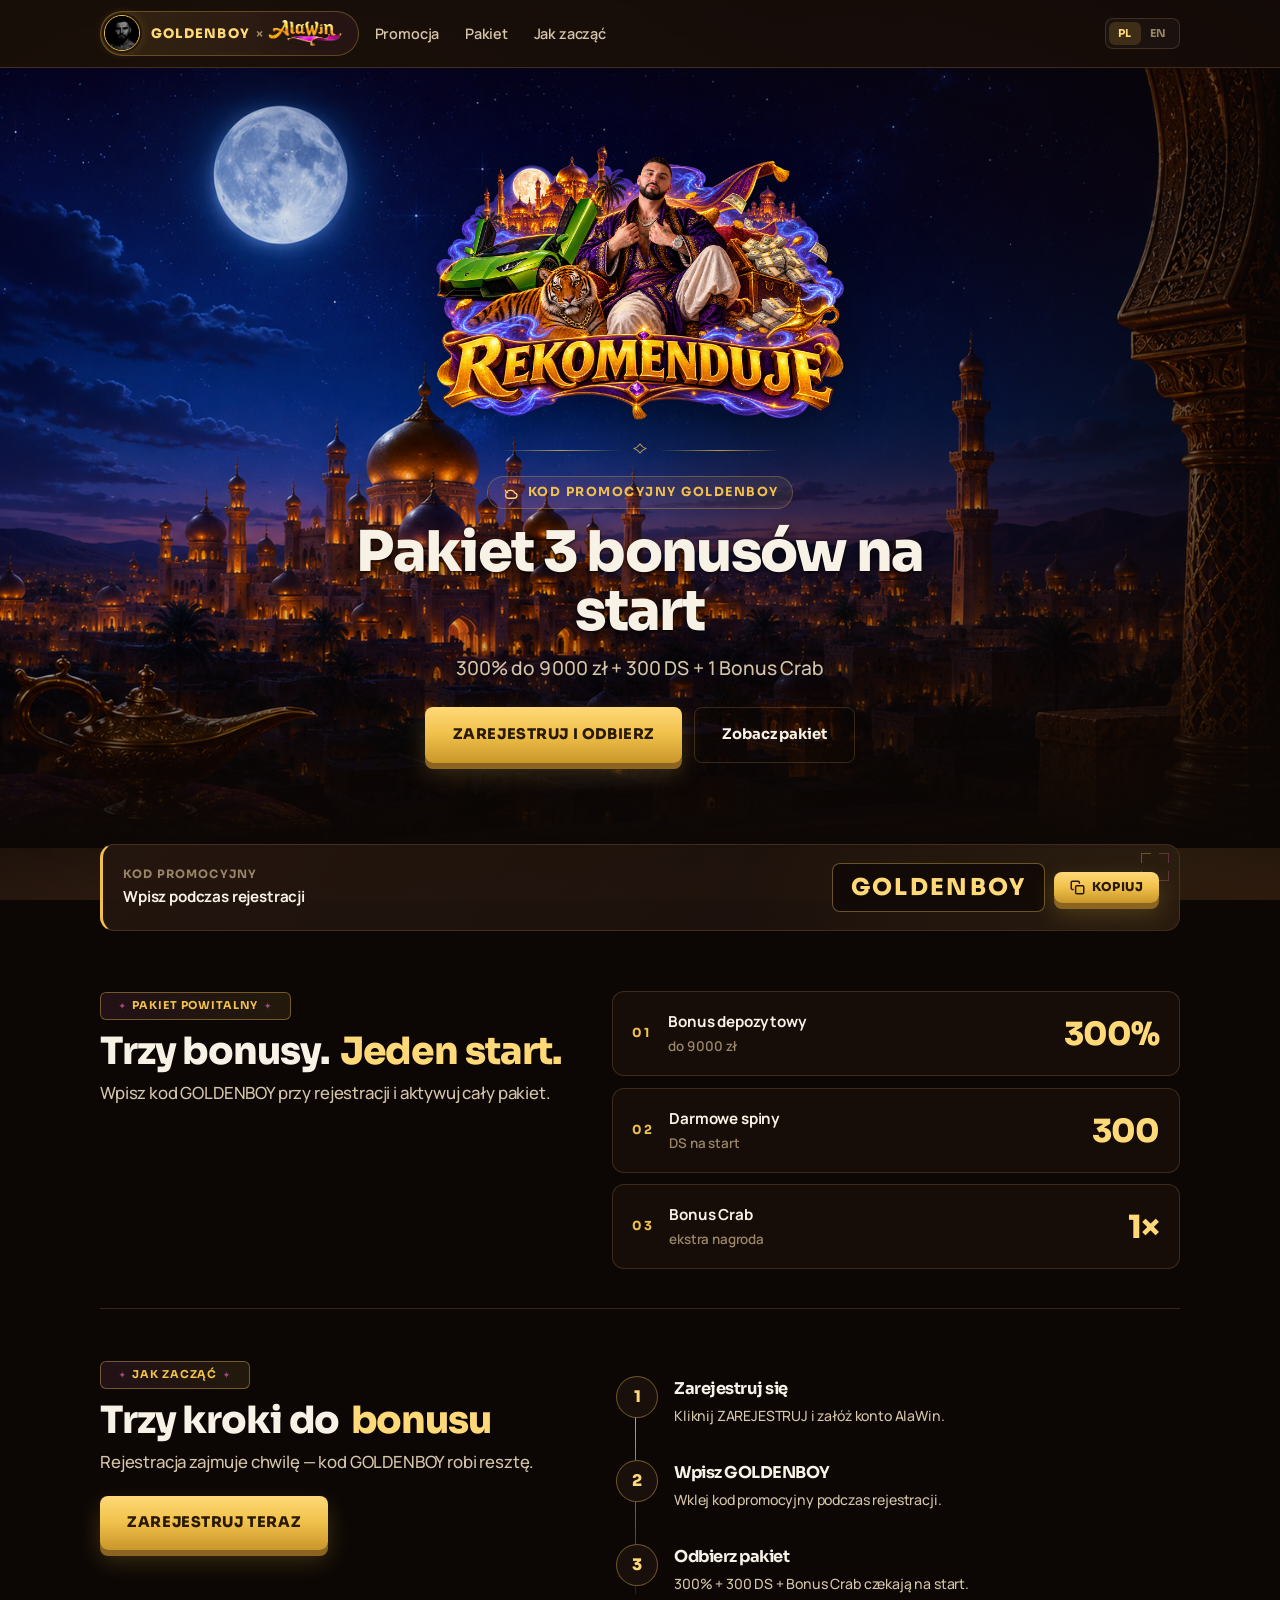
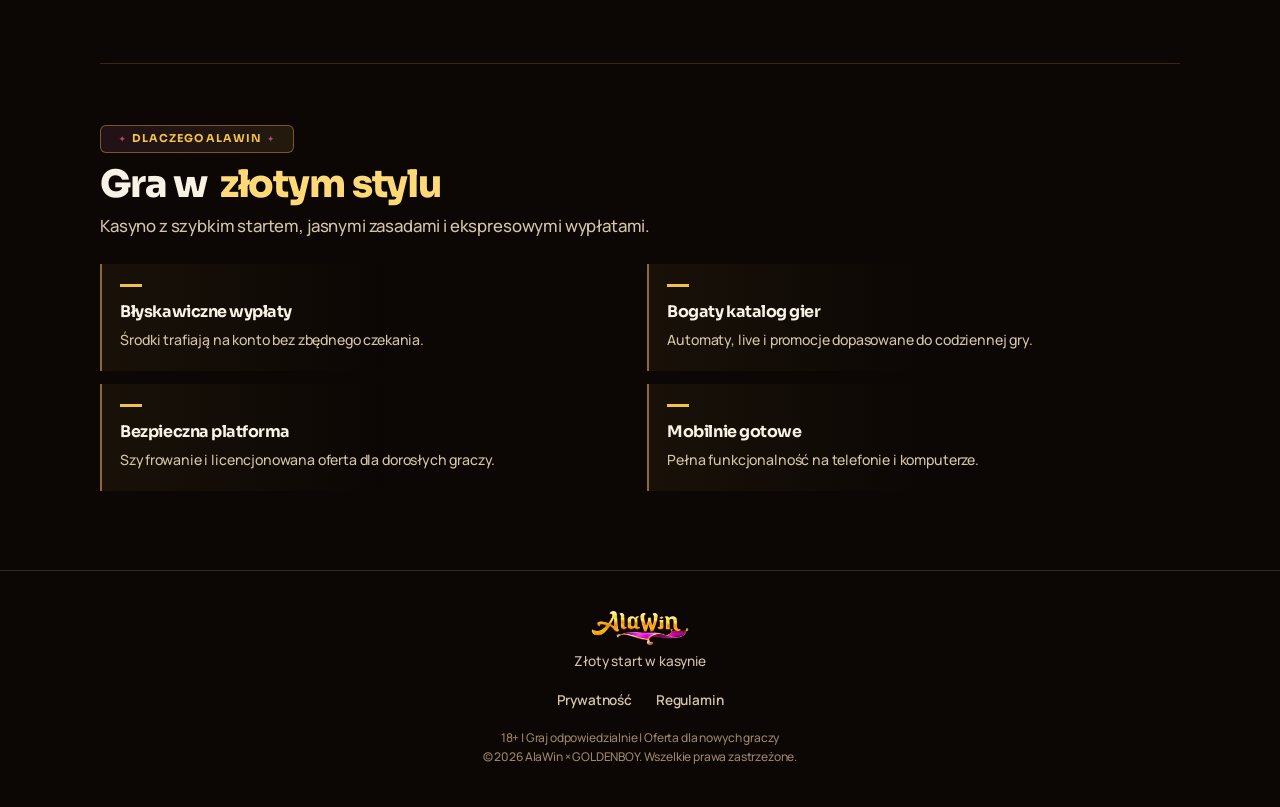
<file: index.html>
<!doctype html>
<html lang="pl">
  <head>
    <meta charset="UTF-8" />
    <meta name="viewport" content="width=device-width, initial-scale=1.0" />
    <link rel="icon" type="image/x-icon" href="src/app/favicon.ico" />
    <link rel="preconnect" href="https://fonts.googleapis.com" />
    <link rel="preconnect" href="https://fonts.gstatic.com" crossorigin />
    <link href="https://fonts.googleapis.com/css2?family=Manrope:wght@400;500;600;700;800&family=Sora:wght@600;700;800&display=swap" rel="stylesheet" />
    <link rel="stylesheet" href="css/style.css" />
    <title>AlaWin × GOLDENBOY — 300% + 300 DS + Bonus Crab</title>
  </head>
  <body>
    <div class="app">
      <div class="stage-bg" aria-hidden="true">
        <div class="stage-haze"></div>
        <div class="stage-pattern"></div>
        <div class="stage-dunes"></div>
        <div class="stage-palace"></div>
        <div class="stage-wave wave-a"></div>
        <div class="stage-wave wave-b"></div>
        <div class="stage-ring ring-a"></div>
        <div class="stage-ring ring-b"></div>
        <div class="stage-ribbon ribbon-1"></div>
        <div class="stage-ribbon ribbon-2"></div>
        <div class="stage-ribbon ribbon-3"></div>
        <div class="magic-smoke smoke-1"></div>
        <div class="magic-smoke smoke-2"></div>
        <div class="magic-smoke smoke-3"></div>
        <div class="dust d1"></div>
        <div class="dust d2"></div>
        <div class="dust d3"></div>
        <div class="dust d4"></div>
        <div class="dust d5"></div>
        <div class="dust d6"></div>
        <div class="dust d7"></div>
        <div class="dust d8"></div>

        <!-- Aladdin-style floating motifs -->
        <div class="motif motif-carpet">
          <svg viewBox="0 0 96 48" fill="none" aria-hidden="true">
            <path d="M8 28c10-10 24-14 40-10 12 3 22 2 32-4" stroke="currentColor" stroke-width="3" stroke-linecap="round"/>
            <path d="M10 32c12-8 26-12 42-8 11 3 20 2 30-3" stroke="currentColor" stroke-width="2" opacity="0.55" stroke-linecap="round"/>
            <path d="M14 24l-4 10M28 18l-2 12M48 16l1 13M68 18l3 11M86 22l4 8" stroke="currentColor" stroke-width="1.8" stroke-linecap="round" opacity="0.7"/>
            <circle cx="10" cy="34" r="2.2" fill="currentColor"/>
            <circle cx="90" cy="30" r="2.2" fill="currentColor"/>
          </svg>
        </div>
        <div class="motif motif-lamp">
          <svg viewBox="0 0 64 64" fill="none" aria-hidden="true">
            <path d="M18 36c0-8 6-14 14-14h4c6 0 10 3 12 8 5 1 8 5 8 10 0 6-5 10-12 10H28c-6 0-10-4-10-8z" stroke="currentColor" stroke-width="2.2" stroke-linejoin="round"/>
            <path d="M22 30c-4-1-7-4-8-8" stroke="currentColor" stroke-width="2" stroke-linecap="round"/>
            <path d="M30 22v-5c0-2 2-4 4-4h2" stroke="currentColor" stroke-width="2" stroke-linecap="round"/>
            <path d="M46 28c4-6 8-8 12-8" stroke="currentColor" stroke-width="1.8" stroke-linecap="round" opacity="0.7"/>
            <path d="M48 34c5-3 9-3 12 0" stroke="currentColor" stroke-width="1.6" stroke-linecap="round" opacity="0.5"/>
          </svg>
        </div>
        <div class="motif motif-moon">
          <svg viewBox="0 0 64 64" fill="none" aria-hidden="true">
            <path d="M36 12a20 20 0 1016 32 16 16 0 11-16-32z" stroke="currentColor" stroke-width="2.2" stroke-linejoin="round"/>
            <circle cx="42" cy="22" r="1.6" fill="currentColor"/>
            <circle cx="48" cy="30" r="1.2" fill="currentColor" opacity="0.7"/>
          </svg>
        </div>
        <div class="motif motif-star motif-star-a">
          <svg viewBox="0 0 64 64" fill="none" aria-hidden="true">
            <path d="M32 8l4.5 14H52l-12 9 4.5 14L32 36l-12.5 9 4.5-14-12-9h15.5z" stroke="currentColor" stroke-width="2" stroke-linejoin="round"/>
          </svg>
        </div>
        <div class="motif motif-star motif-star-b">
          <svg viewBox="0 0 64 64" fill="none" aria-hidden="true">
            <path d="M32 10v44M10 32h44M18 18l28 28M46 18L18 46" stroke="currentColor" stroke-width="2.2" stroke-linecap="round"/>
          </svg>
        </div>
        <div class="motif motif-genie">
          <svg viewBox="0 0 64 64" fill="none" aria-hidden="true">
            <path d="M32 10c6 0 10 4 10 10 0 8-6 12-10 18-4-6-10-10-10-18 0-6 4-10 10-10z" stroke="currentColor" stroke-width="2.1"/>
            <path d="M22 40c4 4 8 6 10 12 2-6 6-8 10-12" stroke="currentColor" stroke-width="2" stroke-linecap="round"/>
            <path d="M24 52h16" stroke="currentColor" stroke-width="2" stroke-linecap="round"/>
            <circle cx="28" cy="20" r="1.5" fill="currentColor"/>
            <circle cx="36" cy="20" r="1.5" fill="currentColor"/>
            <path d="M28 26h8" stroke="currentColor" stroke-width="1.6" stroke-linecap="round"/>
          </svg>
        </div>
        <div class="motif motif-coin">
          <svg viewBox="0 0 64 64" fill="none" aria-hidden="true">
            <circle cx="32" cy="32" r="18" stroke="currentColor" stroke-width="2.2"/>
            <circle cx="32" cy="32" r="12" stroke="currentColor" stroke-width="1.5" opacity="0.65"/>
            <path d="M32 20v24M24 26h16M24 38h16" stroke="currentColor" stroke-width="1.8" stroke-linecap="round"/>
          </svg>
        </div>
      </div>

      <nav class="nav">
        <div class="nav-inner">
          <a href="#" class="nav-brand" aria-label="GOLDENBOY × AlaWin">
            <img src="assets/avatar.webp" alt="" class="nav-avatar" />
            <span class="nav-creator-text">
              <span class="nav-creator-name">GOLDENBOY</span>
              <span class="nav-creator-x">×</span>
              <img src="assets/logo.webp" alt="AlaWin" class="nav-partner-logo" />
            </span>
          </a>
          <div class="nav-links">
            <a href="#promo" data-i18n="navPromo">Promocja</a>
            <a href="#package" data-i18n="navPackage">Pakiet</a>
            <a href="#steps" data-i18n="navSteps">Jak zacząć</a>
          </div>
          <div class="nav-actions">
            <div class="lang-toggle">
              <button type="button" data-lang="pl" class="active">PL</button>
              <button type="button" data-lang="en">EN</button>
            </div>
          </div>
        </div>
      </nav>

      <header class="hero" id="promo">
        <div class="hero-banner" aria-hidden="true">
          <img src="assets/banner.png" alt="" class="hero-banner-img" />
          <div class="hero-banner-veil"></div>
          <div class="hero-banner-fade"></div>
        </div>

        <div class="hero-plane" aria-hidden="true">
          <div class="hero-glow"></div>
        </div>

        <div class="hero-content">
          <div class="hero-brand reveal-stagger">
            <img
              src="assets/rekomendacja.png"
              alt="GOLDENBOY rekomenduje"
              class="hero-reco"
            />
          </div>
          <div class="hero-ornament" aria-hidden="true">
            <span></span>
            <svg viewBox="0 0 24 24" fill="none">
              <path d="M12 4c2 3 4 5 8 6-4 1-6 3-8 6-2-3-4-5-8-6 4-1 6-3 8-6z" stroke="currentColor" stroke-width="1.6" stroke-linejoin="round"/>
            </svg>
            <span></span>
          </div>

          <p class="hero-eyebrow reveal-stagger">
            <span class="hero-lamp-icon" aria-hidden="true">
              <svg viewBox="0 0 24 24" fill="none">
                <path d="M5 14c0-3 2.5-5.5 5.5-5.5H12c2.4 0 4 1.2 4.8 3.2 1.8.3 3.2 1.8 3.2 3.6 0 2.1-1.8 3.7-4.4 3.7H8.6C6.4 19 5 17.4 5 15.5z" stroke="currentColor" stroke-width="1.7"/>
                <path d="M7.5 11.5C6 11 4.8 9.8 4.2 8" stroke="currentColor" stroke-width="1.5" stroke-linecap="round"/>
              </svg>
            </span>
            <span data-i18n="heroEyebrow">Kod promocyjny GOLDENBOY</span>
          </p>

          <h1 class="hero-title reveal-stagger" data-i18n="heroTitle">
            Pakiet 3 bonusów na start
          </h1>

          <p class="hero-desc reveal-stagger" data-i18n="heroDesc">
            300% do 9 000 zł + 300 DS + 1 Bonus Crab
          </p>

          <div class="hero-cta reveal-stagger">
            <a
              href="https://streamaf.net/ref/b0896ea90a877cabe5a7dfdf0b3955f57ba2"
              target="_blank"
              rel="noopener"
              class="btn btn-gold btn-lg"
              data-i18n="heroCta"
            >ZAREJESTRUJ I ODBIERZ</a>
            <a href="#package" class="btn btn-ghost btn-lg" data-i18n="heroMore">Zobacz pakiet</a>
          </div>
        </div>
      </header>

      <main class="main" id="main-content">
        <section class="code-section reveal">
          <div class="code-bar">
            <div class="code-info">
              <span class="code-label" data-i18n="codeLabel">Kod promocyjny</span>
              <span class="code-hint" data-i18n="codeHint">Wpisz podczas rejestracji</span>
            </div>
            <div class="code-actions">
              <button type="button" class="code-value" id="promoCodeDisplay" title="GOLDENBOY">
                GOLDENBOY
              </button>
              <button type="button" class="btn btn-gold btn-sm" id="copyPromoBtn">
                <svg width="15" height="15" viewBox="0 0 24 24" fill="none" stroke="currentColor" stroke-width="2.4" stroke-linecap="round" stroke-linejoin="round" aria-hidden="true">
                  <rect x="9" y="9" width="13" height="13" rx="2" />
                  <path d="M5 15H4a2 2 0 01-2-2V4a2 2 0 012-2h9a2 2 0 012 2v1" />
                </svg>
                <span id="copyBtnText" data-i18n="codeCopy">Kopiuj</span>
              </button>
            </div>
          </div>
        </section>

        <section class="section reveal" id="package">
          <div class="section-split">
            <div class="section-header section-header-left reveal-stagger">
              <span class="section-tag" data-i18n="packTag">Pakiet powitalny</span>
              <h2 class="section-title">
                <span data-i18n="packTitle1">Trzy bonusy.</span>
                <span class="highlight" data-i18n="packTitle2">Jeden start.</span>
              </h2>
              <p class="section-desc" data-i18n="packDesc">
                Wpisz kod GOLDENBOY przy rejestracji i aktywuj cały pakiet.
              </p>
            </div>

            <div class="pack-track">
              <article class="pack-item reveal-stagger">
                <span class="pack-index">01</span>
                <div class="pack-body">
                  <span class="pack-label" data-i18n="pack1Label">Bonus depozytowy</span>
                  <span class="pack-meta" data-i18n="pack1Meta">do 9 000 zł</span>
                </div>
                <strong class="pack-value" data-i18n="pack1Value">300%</strong>
              </article>
              <article class="pack-item reveal-stagger">
                <span class="pack-index">02</span>
                <div class="pack-body">
                  <span class="pack-label" data-i18n="pack2Label">Darmowe spiny</span>
                  <span class="pack-meta" data-i18n="pack2Meta">DS na start</span>
                </div>
                <strong class="pack-value" data-i18n="pack2Value">300</strong>
              </article>
              <article class="pack-item reveal-stagger">
                <span class="pack-index">03</span>
                <div class="pack-body">
                  <span class="pack-label" data-i18n="pack3Label">Bonus Crab</span>
                  <span class="pack-meta" data-i18n="pack3Meta">ekstra nagroda</span>
                </div>
                <strong class="pack-value" data-i18n="pack3Value">1×</strong>
              </article>
            </div>
          </div>
        </section>

        <section class="section section-alt reveal" id="steps">
          <div class="section-split">
            <div class="section-header section-header-left reveal-stagger">
              <span class="section-tag" data-i18n="stepsTag">Jak zacząć</span>
              <h2 class="section-title">
                <span data-i18n="stepsTitle1">Trzy kroki do</span>
                <span class="highlight" data-i18n="stepsTitle2">bonusu</span>
              </h2>
              <p class="section-desc" data-i18n="stepsDesc">
                Rejestracja zajmuje chwilę — kod GOLDENBOY robi resztę.
              </p>
              <div class="steps-cta">
                <a
                  href="https://streamaf.net/ref/b0896ea90a877cabe5a7dfdf0b3955f57ba2"
                  target="_blank"
                  rel="noopener"
                  class="btn btn-gold btn-lg"
                  data-i18n="stepsCta"
                >ZAREJESTRUJ TERAZ</a>
              </div>
            </div>

            <ol class="steps-list">
              <li class="step reveal-stagger">
                <span class="step-num">1</span>
                <div>
                  <h3 data-i18n="step1Title">Zarejestruj się</h3>
                  <p data-i18n="step1Desc">Kliknij ZAREJESTRUJ i załóż konto AlaWin.</p>
                </div>
              </li>
              <li class="step reveal-stagger">
                <span class="step-num">2</span>
                <div>
                  <h3 data-i18n="step2Title">Wpisz GOLDENBOY</h3>
                  <p data-i18n="step2Desc">Wklej kod promocyjny podczas rejestracji.</p>
                </div>
              </li>
              <li class="step reveal-stagger">
                <span class="step-num">3</span>
                <div>
                  <h3 data-i18n="step3Title">Odbierz pakiet</h3>
                  <p data-i18n="step3Desc">300% + 300 DS + Bonus Crab czekają na start.</p>
                </div>
              </li>
            </ol>
          </div>
        </section>

        <section class="section reveal" id="benefits">
          <div class="section-header section-header-left reveal-stagger">
            <span class="section-tag" data-i18n="benefitsTag">Dlaczego AlaWin</span>
            <h2 class="section-title">
              <span data-i18n="benefitsTitle1">Gra w</span>
              <span class="highlight" data-i18n="benefitsTitle2">złotym stylu</span>
            </h2>
            <p class="section-desc" data-i18n="benefitsDesc">
              Kasyno z szybkim startem, jasnymi zasadami i ekspresowymi wypłatami.
            </p>
          </div>

          <div class="benefits-row">
            <div class="benefit reveal-stagger">
              <span class="benefit-mark" aria-hidden="true"></span>
              <h3 data-i18n="benefit1Title">Błyskawiczne wypłaty</h3>
              <p data-i18n="benefit1Desc">Środki trafiają na konto bez zbędnego czekania.</p>
            </div>
            <div class="benefit reveal-stagger">
              <span class="benefit-mark" aria-hidden="true"></span>
              <h3 data-i18n="benefit2Title">Bogaty katalog gier</h3>
              <p data-i18n="benefit2Desc">Automaty, live i promocje dopasowane do codziennej gry.</p>
            </div>
            <div class="benefit reveal-stagger">
              <span class="benefit-mark" aria-hidden="true"></span>
              <h3 data-i18n="benefit3Title">Bezpieczna platforma</h3>
              <p data-i18n="benefit3Desc">Szyfrowanie i licencjonowana oferta dla dorosłych graczy.</p>
            </div>
            <div class="benefit reveal-stagger">
              <span class="benefit-mark" aria-hidden="true"></span>
              <h3 data-i18n="benefit4Title">Mobilnie gotowe</h3>
              <p data-i18n="benefit4Desc">Pełna funkcjonalność na telefonie i komputerze.</p>
            </div>
          </div>
        </section>
      </main>

      <footer class="footer">
        <div class="footer-inner">
          <div class="footer-brand">
            <img src="assets/logo.webp" alt="AlaWin" class="footer-logo" />
            <p data-i18n="footerTagline">Złoty start w kasynie</p>
          </div>
          <div class="footer-links">
            <a href="privacy.html" data-i18n="footerPrivacy">Prywatność</a>
            <a href="#" data-i18n="footerTerms">Regulamin</a>
          </div>
          <div class="footer-legal">
            <p data-i18n="footerLegal1">18+ | Graj odpowiedzialnie | Oferta dla nowych graczy</p>
            <p>© <span class="footer-year">2026</span> AlaWin × GOLDENBOY. <span data-i18n="footerLegal2">Wszelkie prawa zastrzeżone.</span></p>
          </div>
        </div>
      </footer>
    </div>

    <script src="js/config.js"></script>
    <script src="js/translations.js"></script>
    <script src="js/main.js"></script>
  </body>
</html>
</file>
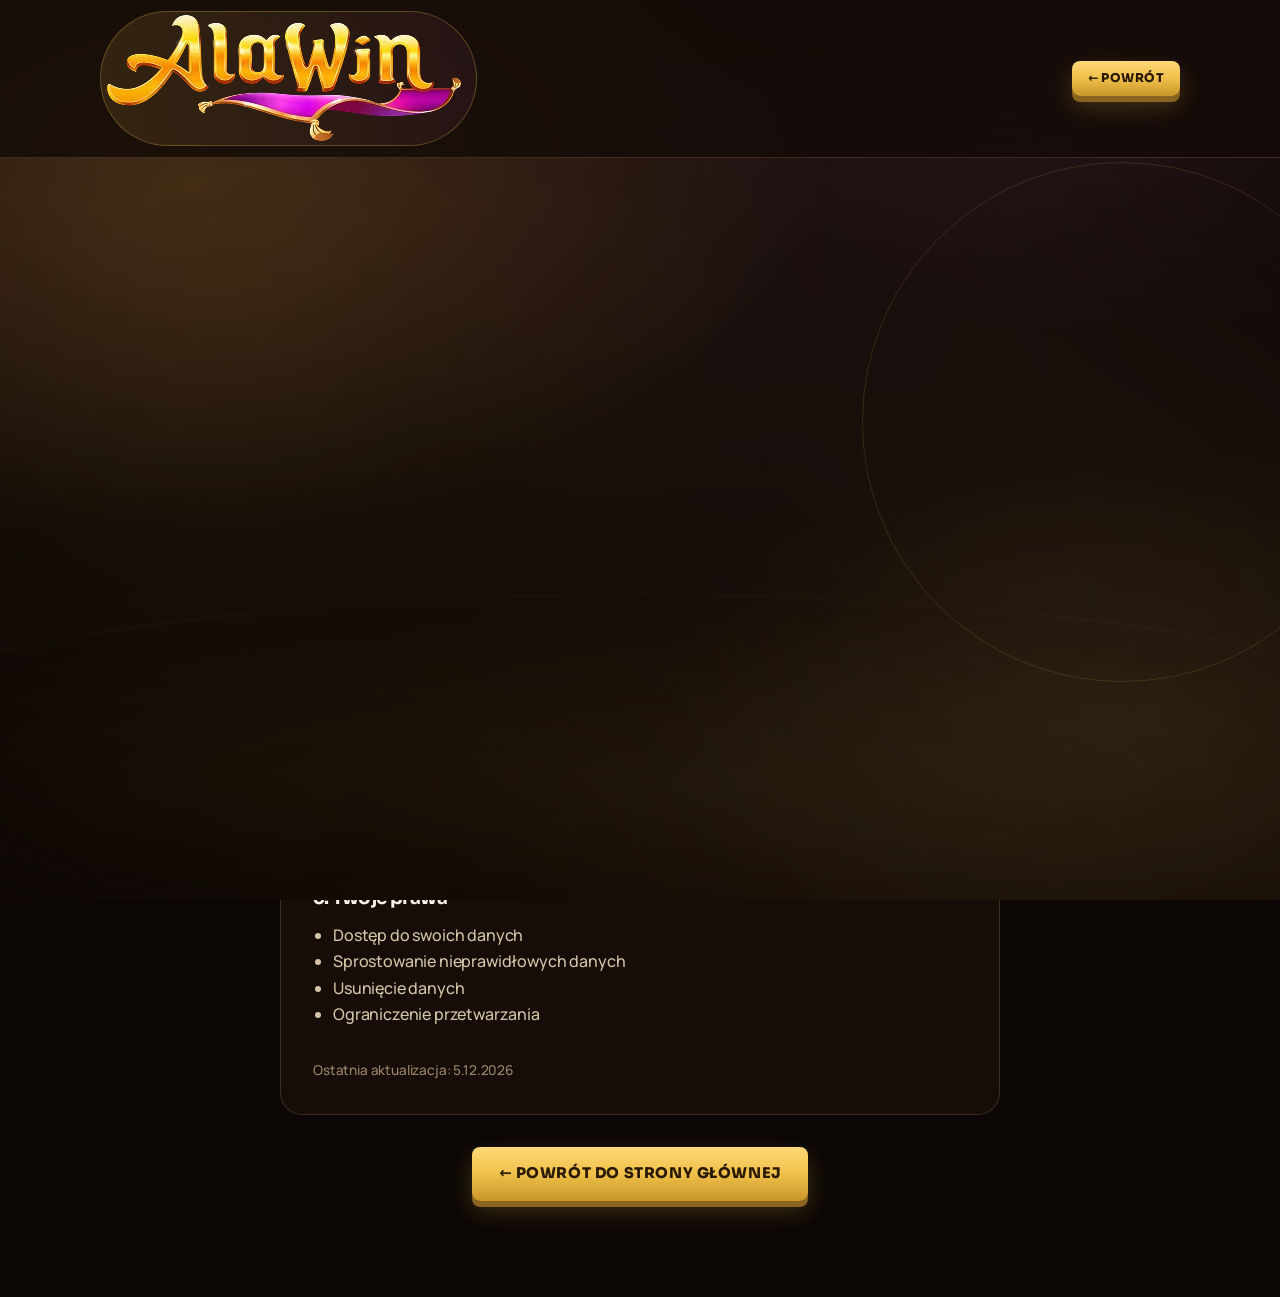
<file: privacy.html>
<!doctype html>
<html lang="pl">
  <head>
    <meta charset="UTF-8" />
    <meta name="viewport" content="width=device-width, initial-scale=1.0" />
    <link rel="icon" type="image/x-icon" href="src/app/favicon.ico" />
    <link rel="preconnect" href="https://fonts.googleapis.com" />
    <link rel="preconnect" href="https://fonts.gstatic.com" crossorigin />
    <link href="https://fonts.googleapis.com/css2?family=Manrope:wght@400;500;600;700;800&family=Sora:wght@600;700;800&display=swap" rel="stylesheet" />
    <link rel="stylesheet" href="css/style.css" />
    <title>Polityka prywatności — AlaWin × GOLDENBOY</title>
  </head>
  <body>
    <div class="app">
      <div class="stage-bg" aria-hidden="true">
        <div class="stage-haze"></div>
        <div class="stage-wave wave-a"></div>
        <div class="stage-ring ring-a"></div>
      </div>

      <nav class="nav">
        <div class="nav-inner">
          <a href="index.html" class="nav-brand">
            <img src="assets/logo.webp" alt="AlaWin" class="nav-logo" />
          </a>
          <div class="nav-actions">
            <a href="index.html" class="btn btn-gold btn-sm">← Powrót</a>
          </div>
        </div>
      </nav>

      <main class="privacy-wrap">
        <h1 style="font-size: clamp(2rem, 4vw, 2.6rem); font-weight: 800; text-align: center;">
          Polityka prywatności
        </h1>
        <p style="text-align: center; color: var(--text-secondary); margin-top: 0.5rem;">
          AlaWin × GOLDENBOY
        </p>

        <div class="privacy-panel">
          <h2>1. Informacje ogólne</h2>
          <p>
            Niniejsza Polityka Prywatności określa zasady przetwarzania i ochrony danych osobowych
            przekazanych przez Użytkowników w związku z korzystaniem z serwisu AlaWin × GOLDENBOY.
          </p>

          <h2>2. Administrator danych</h2>
          <p>Administratorem danych osobowych jest operator landing page AlaWin × GOLDENBOY.</p>

          <h2>3. Pliki cookies</h2>
          <p>
            Serwis wykorzystuje pliki cookies w celu zapewnienia prawidłowego funkcjonowania strony
            oraz do celów analitycznych i reklamowych.
          </p>

          <h2>4. Dane zbierane automatycznie</h2>
          <ul>
            <li>Adres IP</li>
            <li>Typ przeglądarki i wersja</li>
            <li>System operacyjny</li>
            <li>Data i godzina wizyty</li>
          </ul>

          <h2>5. Twoje prawa</h2>
          <ul>
            <li>Dostęp do swoich danych</li>
            <li>Sprostowanie nieprawidłowych danych</li>
            <li>Usunięcie danych</li>
            <li>Ograniczenie przetwarzania</li>
          </ul>

          <p style="font-size: 0.85rem; color: var(--text-muted); margin-top: 2rem;">
            Ostatnia aktualizacja: <span id="privacy-date"></span>
          </p>
        </div>

        <div style="text-align: center; margin-top: 2rem;">
          <a href="index.html" class="btn btn-gold btn-lg">← Powrót do strony głównej</a>
        </div>
      </main>
    </div>

    <script>
      document.getElementById('privacy-date').textContent = new Date().toLocaleDateString('pl-PL');
    </script>
  </body>
</html>
</file>
<file: css/style.css>
/* ============================================================
   AlaWin × GOLDENBOY — warm chocolate & honey gold
   ============================================================ */

:root {
  --bg-950: #0c0705;
  --bg-900: #140c08;
  --bg-850: #1a100b;
  --bg-800: #24160f;
  --bg-700: #352015;

  --brass: #8a6a3d;
  --brass-soft: rgba(138, 106, 61, 0.35);
  --copper: #a67c52;

  --gold: #f0c14b;
  --gold-bright: #ffd978;
  --gold-deep: #c9962a;
  --gold-ink: #2a1a05;
  --magic: #c45a9a;
  --magic-soft: rgba(196, 90, 154, 0.18);

  --text-primary: #f7f1e6;
  --text-secondary: #d4c4a8;
  --text-muted: #9a8568;

  --panel: rgba(26, 16, 11, 0.78);
  --line: rgba(166, 124, 82, 0.28);
  --line-gold: rgba(240, 193, 75, 0.4);

  --radius: 14px;
  --radius-sm: 10px;
  --radius-lg: 22px;

  --font-display: 'Sora', ui-sans-serif, system-ui, sans-serif;
  --font-body: 'Manrope', ui-sans-serif, system-ui, sans-serif;

  --ease-out: cubic-bezier(0.22, 1, 0.36, 1);
  --ease-soft: cubic-bezier(0.4, 0, 0.2, 1);
}

*, *::before, *::after { box-sizing: border-box; margin: 0; padding: 0; }

html {
  scroll-behavior: smooth;
  -webkit-text-size-adjust: 100%;
}

body {
  font-family: var(--font-body);
  font-size: 1rem;
  font-weight: 500;
  background: var(--bg-950);
  color: var(--text-primary);
  min-height: 100vh;
  overflow-x: hidden;
  line-height: 1.6;
  letter-spacing: -0.01em;
  -webkit-font-smoothing: antialiased;
  text-rendering: optimizeLegibility;
}

img { max-width: 100%; display: block; }
a { color: inherit; text-decoration: none; }
::selection { background: var(--gold); color: var(--gold-ink); }

h1, h2, h3, .btn, .nav-brand, .section-title, .pack-value, .hero-title {
  font-family: var(--font-display);
  letter-spacing: -0.03em;
}

/* ── Animated chocolate stage (soft waves + rings) ── */

.stage-bg {
  position: fixed;
  inset: 0;
  z-index: 0;
  pointer-events: none;
  overflow: hidden;
  background:
    radial-gradient(90% 70% at 15% 20%, rgba(90, 55, 28, 0.55) 0%, transparent 55%),
    radial-gradient(70% 50% at 85% 15%, rgba(196, 90, 154, 0.07) 0%, transparent 45%),
    radial-gradient(80% 60% at 90% 80%, rgba(240, 193, 75, 0.07) 0%, transparent 50%),
    linear-gradient(165deg, #160e09 0%, var(--bg-950) 45%, #100905 100%);
}

.stage-haze {
  position: absolute;
  inset: -30%;
  background:
    radial-gradient(circle at 30% 40%, rgba(240, 193, 75, 0.08), transparent 35%),
    radial-gradient(circle at 70% 60%, rgba(166, 124, 82, 0.1), transparent 40%),
    radial-gradient(circle at 55% 25%, rgba(196, 90, 154, 0.06), transparent 30%);
  animation: hazeBreathe 14s ease-in-out infinite alternate;
  filter: blur(40px);
}

.stage-pattern {
  position: absolute;
  inset: 0;
  opacity: 0.045;
  background-image:
    radial-gradient(circle at 50% 50%, transparent 42%, rgba(240, 193, 75, 0.9) 43%, transparent 44%),
    radial-gradient(circle at 50% 50%, transparent 58%, rgba(196, 90, 154, 0.7) 59%, transparent 60%);
  background-size: 72px 72px;
  mask-image: radial-gradient(ellipse 75% 65% at 50% 45%, #000 10%, transparent 75%);
  animation: patternDrift 40s linear infinite;
}

@keyframes patternDrift {
  0% { background-position: 0 0, 36px 36px; }
  100% { background-position: 72px 72px, 108px 108px; }
}

.stage-dunes {
  position: absolute;
  left: -5%;
  right: -5%;
  bottom: -2%;
  height: 28vh;
  background:
    radial-gradient(120% 100% at 20% 100%, rgba(53, 32, 21, 0.85) 0%, transparent 55%),
    radial-gradient(100% 90% at 70% 110%, rgba(36, 22, 15, 0.9) 0%, transparent 50%),
    radial-gradient(80% 80% at 95% 100%, rgba(90, 50, 24, 0.45) 0%, transparent 45%);
  animation: duneShift 18s ease-in-out infinite alternate;
}

@keyframes duneShift {
  0% { transform: translateX(-1%); }
  100% { transform: translateX(2%); }
}

.stage-palace {
  position: absolute;
  left: 50%;
  bottom: 6%;
  width: min(92vw, 780px);
  height: 140px;
  transform: translateX(-50%);
  opacity: 0.1;
  background:
    radial-gradient(ellipse 18% 70% at 18% 100%, rgba(240, 193, 75, 0.7) 0 38%, transparent 39%),
    radial-gradient(ellipse 14% 55% at 32% 100%, rgba(240, 193, 75, 0.55) 0 40%, transparent 41%),
    radial-gradient(ellipse 22% 95% at 50% 100%, rgba(255, 217, 120, 0.75) 0 34%, transparent 35%),
    radial-gradient(ellipse 14% 55% at 68% 100%, rgba(240, 193, 75, 0.55) 0 40%, transparent 41%),
    radial-gradient(ellipse 18% 70% at 82% 100%, rgba(240, 193, 75, 0.7) 0 38%, transparent 39%);
  filter: blur(0.2px);
  animation: palaceGlow 9s ease-in-out infinite alternate;
}

@keyframes palaceGlow {
  0% { opacity: 0.07; }
  100% { opacity: 0.14; }
}

.magic-smoke {
  position: absolute;
  width: 60px;
  height: 60px;
  border-radius: 50%;
  background: radial-gradient(circle, rgba(196, 90, 154, 0.28), rgba(240, 193, 75, 0.08), transparent 70%);
  filter: blur(10px);
  animation: smokeRise 7s ease-in-out infinite;
}
.smoke-1 { left: 6%; top: 48%; animation-delay: 0s; }
.smoke-2 { left: 8%; top: 44%; width: 40px; height: 40px; animation-delay: -2.2s; opacity: 0.7; }
.smoke-3 { left: 4%; top: 52%; width: 50px; height: 50px; animation-delay: -4s; }

@keyframes smokeRise {
  0% { opacity: 0; transform: translate(0, 10px) scale(0.7); }
  30% { opacity: 0.55; }
  100% { opacity: 0; transform: translate(18px, -70px) scale(1.35); }
}

@keyframes hazeBreathe {
  0% { transform: scale(1) translate(0, 0); opacity: 0.7; }
  100% { transform: scale(1.15) translate(3%, -2%); opacity: 1; }
}

.stage-wave {
  position: absolute;
  left: -20%;
  width: 140%;
  height: 42%;
  border-radius: 50%;
  border: 1px solid rgba(240, 193, 75, 0.08);
  filter: blur(1px);
  animation: waveDrift 20s ease-in-out infinite alternate;
}
.wave-a {
  bottom: -8%;
  background: radial-gradient(ellipse at center, rgba(240, 193, 75, 0.06), transparent 70%);
}
.wave-b {
  top: -12%;
  animation-delay: -7s;
  animation-duration: 24s;
  background: radial-gradient(ellipse at center, rgba(166, 124, 82, 0.07), transparent 70%);
}

@keyframes waveDrift {
  0% { transform: translateX(-2%) rotate(-2deg); }
  100% { transform: translateX(3%) rotate(2deg); }
}

.stage-ring {
  position: absolute;
  border-radius: 50%;
  border: 1px solid rgba(240, 193, 75, 0.14);
  animation: ringPulse 12s ease-in-out infinite;
}
.ring-a {
  width: min(55vw, 520px);
  height: min(55vw, 520px);
  right: -8%;
  top: 18%;
}
.ring-b {
  width: min(35vw, 320px);
  height: min(35vw, 320px);
  left: 6%;
  bottom: 12%;
  animation-delay: -4s;
  border-color: rgba(166, 124, 82, 0.18);
}

@keyframes ringPulse {
  0%, 100% { transform: scale(1); opacity: 0.35; }
  50% { transform: scale(1.08); opacity: 0.7; }
}

.stage-ribbon {
  position: absolute;
  height: 1px;
  width: 55%;
  background: linear-gradient(90deg, transparent, rgba(240, 193, 75, 0.35), transparent);
  animation: ribbonSlide 11s linear infinite;
  opacity: 0.45;
}
.ribbon-1 { top: 28%; left: -10%; transform: rotate(-12deg); }
.ribbon-2 { top: 62%; right: -15%; width: 45%; transform: rotate(8deg); animation-delay: -3.5s; animation-duration: 14s; }
.ribbon-3 { top: 78%; left: 10%; width: 40%; transform: rotate(-4deg); animation-delay: -7s; opacity: 0.3; }

@keyframes ribbonSlide {
  0% { background-position: 0 0; opacity: 0.15; transform: translateX(-6%) rotate(-12deg); }
  40% { opacity: 0.55; }
  100% { opacity: 0.2; transform: translateX(8%) rotate(-12deg); }
}

.dust {
  position: absolute;
  width: 4px;
  height: 4px;
  border-radius: 50%;
  background: var(--gold-bright);
  opacity: 0;
  animation: dustDrift 14s ease-in-out infinite;
  box-shadow: 0 0 10px rgba(240, 193, 75, 0.45);
}
.d1 { left: 18%; top: 70%; animation-delay: 0s; }
.d2 { left: 35%; top: 55%; animation-delay: 1.8s; width: 3px; height: 3px; }
.d3 { left: 52%; top: 78%; animation-delay: 3.2s; }
.d4 { left: 68%; top: 42%; animation-delay: 0.9s; width: 2px; height: 2px; }
.d5 { left: 82%; top: 66%; animation-delay: 4.5s; }
.d6 { left: 12%; top: 40%; animation-delay: 6s; width: 3px; height: 3px; }
.d7 { left: 44%; top: 30%; animation-delay: 2.4s; }
.d8 { left: 75%; top: 22%; animation-delay: 5.2s; width: 2px; height: 2px; }

@keyframes dustDrift {
  0% { opacity: 0; transform: translate(0, 20px) scale(0.6); }
  20% { opacity: 0.7; }
  80% { opacity: 0.35; }
  100% { opacity: 0; transform: translate(18px, -90px) scale(1.1); }
}

/* ── Aladdin motifs ── */

.motif {
  position: absolute;
  z-index: 1;
  opacity: 0.15;
  pointer-events: none;
  color: var(--gold);
  filter: drop-shadow(0 0 12px rgba(240, 193, 75, 0.22));
}
.motif svg {
  width: 100%;
  height: 100%;
  display: block;
}

.motif-carpet {
  top: 18%;
  right: 4%;
  width: 110px;
  height: 56px;
  color: var(--gold-bright);
  opacity: 0.18;
  animation: carpetFly 11s ease-in-out infinite;
}

.motif-lamp {
  top: 42%;
  left: 3%;
  width: 52px;
  height: 52px;
  opacity: 0.16;
  animation: lampSway 8s ease-in-out infinite;
}

.motif-moon {
  top: 12%;
  left: 10%;
  width: 44px;
  height: 44px;
  color: var(--gold-bright);
  opacity: 0.14;
  animation: motifFloat 13s ease-in-out infinite;
}

.motif-star-a {
  top: 28%;
  left: 22%;
  width: 28px;
  height: 28px;
  opacity: 0.18;
  animation: starTwinkle 3.2s ease-in-out infinite;
}

.motif-star-b {
  top: 55%;
  right: 16%;
  width: 34px;
  height: 34px;
  color: var(--copper);
  opacity: 0.14;
  animation: starTwinkle 4s ease-in-out infinite;
  animation-delay: -1.2s;
}

.motif-genie {
  bottom: 16%;
  right: 7%;
  width: 48px;
  height: 48px;
  opacity: 0.13;
  animation: genieRise 10s ease-in-out infinite;
}

.motif-coin {
  bottom: 24%;
  left: 12%;
  width: 36px;
  height: 36px;
  opacity: 0.12;
  animation: motifFloat 9s ease-in-out infinite;
  animation-delay: -3s;
}

@keyframes carpetFly {
  0%, 100% { transform: translate(0, 0) rotate(-4deg); }
  40% { transform: translate(-18px, -14px) rotate(3deg); }
  70% { transform: translate(10px, -8px) rotate(-2deg); }
}

@keyframes lampSway {
  0%, 100% { transform: translateY(0) rotate(-6deg); }
  50% { transform: translateY(-12px) rotate(6deg); }
}

@keyframes motifFloat {
  0%, 100% { transform: translate(0, 0) scale(1); }
  50% { transform: translate(8px, -16px) scale(1.06); }
}

@keyframes starTwinkle {
  0%, 100% { opacity: 0.1; transform: scale(0.9) rotate(0deg); }
  50% { opacity: 0.28; transform: scale(1.15) rotate(12deg); }
}

@keyframes genieRise {
  0%, 100% { transform: translateY(0) scale(1); opacity: 0.1; }
  45% { transform: translateY(-18px) scale(1.05); opacity: 0.2; }
}

/* ── Reveal ── */

.reveal,
.reveal-stagger {
  opacity: 0;
  transform: translateY(28px);
  transition:
    opacity 0.8s var(--ease-out),
    transform 0.8s var(--ease-out);
  will-change: opacity, transform;
}

.reveal.is-visible,
.reveal-stagger.is-visible {
  opacity: 1;
  transform: none;
}

.app { position: relative; z-index: 1; }

/* ── Nav ── */

.nav {
  position: sticky;
  top: 0;
  z-index: 100;
  background: rgba(20, 12, 8, 0.82);
  backdrop-filter: blur(16px);
  -webkit-backdrop-filter: blur(16px);
  border-bottom: 1px solid var(--line);
  transition: background 0.3s var(--ease-soft), box-shadow 0.3s var(--ease-soft);
}
.nav.is-scrolled {
  background: rgba(12, 7, 5, 0.94);
  box-shadow: 0 10px 30px rgba(0, 0, 0, 0.4);
}

.nav-inner {
  max-width: 1120px;
  margin: 0 auto;
  padding: 0.7rem 1.25rem;
  display: flex;
  align-items: center;
  justify-content: space-between;
  gap: 1rem;
}

.nav-brand {
  display: flex;
  align-items: center;
  gap: 0.65rem;
  min-width: 0;
  padding: 0.2rem 0.75rem 0.2rem 0.2rem;
  border-radius: 999px;
  background: linear-gradient(90deg, rgba(240, 193, 75, 0.12), rgba(196, 90, 154, 0.08));
  border: 1px solid rgba(240, 193, 75, 0.28);
  transition: border-color 0.2s, transform 0.25s var(--ease-out), background 0.2s;
}
.nav-brand:hover {
  border-color: rgba(240, 193, 75, 0.5);
  transform: translateY(-1px);
  background: linear-gradient(90deg, rgba(240, 193, 75, 0.16), rgba(196, 90, 154, 0.1));
}

.nav-avatar {
  width: 36px;
  height: 36px;
  border-radius: 50%;
  object-fit: cover;
  object-position: center top;
  border: 1.5px solid var(--gold);
  box-shadow: 0 0 0 2px rgba(12, 7, 5, 0.55), 0 0 12px rgba(240, 193, 75, 0.25);
  flex-shrink: 0;
}

.nav-creator-name {
  font-family: var(--font-display);
  font-size: 0.82rem;
  font-weight: 800;
  letter-spacing: 0.1em;
  color: var(--gold-bright);
  white-space: nowrap;
  line-height: 1;
}

.nav-creator-text {
  display: inline-flex;
  align-items: center;
  gap: 0.35rem;
  padding-right: 0.2rem;
  min-width: 0;
  flex-wrap: wrap;
}

.nav-creator-x {
  color: var(--text-muted);
  font-weight: 700;
  font-size: 0.75rem;
}

.nav-partner-logo {
  height: 26px;
  width: auto;
  display: block;
  filter: drop-shadow(0 2px 8px rgba(0, 0, 0, 0.35));
}

.nav-creator-partner {
  font-family: var(--font-display);
  font-size: 0.78rem;
  font-weight: 800;
  letter-spacing: 0.06em;
  color: var(--text-primary);
  white-space: nowrap;
}

.nav-links {
  display: flex;
  gap: 1.6rem;
  font-size: 0.9rem;
  font-weight: 600;
}
.nav-links a {
  color: var(--text-secondary);
  position: relative;
  transition: color 0.2s;
}
.nav-links a::after {
  content: '';
  position: absolute;
  left: 0;
  bottom: -5px;
  width: 100%;
  height: 2px;
  background: var(--gold);
  transform: scaleX(0);
  transform-origin: right;
  transition: transform 0.28s var(--ease-out);
}
.nav-links a:hover,
.nav-links a:focus-visible {
  color: var(--gold-bright);
}
.nav-links a:hover::after,
.nav-links a:focus-visible::after {
  transform: scaleX(1);
  transform-origin: left;
}

.nav-actions {
  display: flex;
  align-items: center;
  gap: 0.65rem;
  margin-left: auto;
}

/* ── Buttons ── */

.btn {
  display: inline-flex;
  align-items: center;
  justify-content: center;
  gap: 0.45rem;
  padding: 0.7rem 1.35rem;
  border-radius: 8px;
  font-weight: 800;
  font-size: 0.86rem;
  border: none;
  cursor: pointer;
  letter-spacing: 0.04em;
  text-transform: uppercase;
  transition:
    transform 0.22s var(--ease-out),
    box-shadow 0.22s ease,
    background 0.22s ease,
    color 0.22s ease,
    border-color 0.22s ease;
  position: relative;
  overflow: hidden;
}

.btn-gold {
  background: linear-gradient(180deg, var(--gold-bright) 0%, var(--gold) 48%, var(--gold-deep) 100%);
  color: var(--gold-ink);
  box-shadow: 0 6px 0 #8a6420, 0 10px 24px rgba(240, 193, 75, 0.22);
}
.btn-gold:hover {
  transform: translateY(-2px);
  box-shadow: 0 8px 0 #8a6420, 0 14px 28px rgba(240, 193, 75, 0.3);
}
.btn-gold:active {
  transform: translateY(2px);
  box-shadow: 0 2px 0 #8a6420, 0 6px 14px rgba(240, 193, 75, 0.18);
}

.btn-ghost {
  background: transparent;
  color: var(--text-primary);
  border: 1px solid var(--brass-soft);
  box-shadow: none;
  text-transform: none;
  letter-spacing: -0.01em;
  font-weight: 700;
}
.btn-ghost:hover {
  border-color: var(--gold);
  color: var(--gold-bright);
  transform: translateY(-2px);
}

.btn-sm { padding: 0.48rem 1rem; font-size: 0.76rem; }
.btn-lg { padding: 0.95rem 1.7rem; font-size: 0.92rem; }

/* ── Lang ── */

.lang-toggle {
  display: flex;
  padding: 3px;
  border-radius: 8px;
  background: rgba(255, 255, 255, 0.03);
  border: 1px solid var(--line);
}
.lang-toggle button {
  background: transparent;
  border: none;
  padding: 0.28rem 0.6rem;
  border-radius: 6px;
  font-family: var(--font-display);
  font-size: 0.68rem;
  font-weight: 700;
  color: var(--text-muted);
  cursor: pointer;
  transition: 0.2s;
}
.lang-toggle button.active {
  background: rgba(240, 193, 75, 0.16);
  color: var(--gold-bright);
}

/* ── Hero ── */

.hero {
  position: relative;
  min-height: min(88vh, 780px);
  display: flex;
  align-items: center;
  justify-content: center;
  padding: clamp(2.5rem, 6vw, 4.5rem) 1.25rem clamp(3rem, 7vw, 5rem);
  overflow: hidden;
}

.hero-banner {
  position: absolute;
  inset: 0;
  z-index: 0;
  overflow: hidden;
  pointer-events: none;
}

.hero-banner-img {
  width: 100%;
  height: 100%;
  object-fit: cover;
  object-position: 16% 18%;
  opacity: 0.92;
  transform: scale(1.03);
  animation: bannerKen 22s ease-in-out infinite alternate;
  filter: saturate(1.1) contrast(1.05);
}

@keyframes bannerKen {
  0% { transform: scale(1.03) translate3d(0, 0, 0); }
  100% { transform: scale(1.07) translate3d(-0.8%, -0.8%, 0); }
}

.hero-banner-veil {
  position: absolute;
  inset: 0;
  background:
    linear-gradient(90deg, transparent 0%, transparent 48%, rgba(12, 7, 5, 0.45) 78%, rgba(12, 7, 5, 0.7) 100%),
    linear-gradient(180deg, rgba(12, 7, 5, 0.12) 0%, transparent 28%, transparent 58%, rgba(12, 7, 5, 0.35) 100%);
}

.hero-banner-fade {
  position: absolute;
  inset: auto 0 0;
  height: 28%;
  background: linear-gradient(180deg, transparent 0%, var(--bg-950) 100%);
}

.hero-plane {
  position: absolute;
  inset: 0;
  z-index: 1;
  pointer-events: none;
}

.hero-glow {
  position: absolute;
  width: min(70vw, 520px);
  height: min(70vw, 520px);
  left: 58%;
  top: 42%;
  transform: translate(-50%, -50%);
  background: radial-gradient(circle, rgba(12, 7, 5, 0.35) 0%, transparent 68%);
  animation: heroPulse 6s ease-in-out infinite alternate;
  opacity: 0.7;
}

@keyframes heroPulse {
  0% { opacity: 0.65; transform: translate(-50%, -50%) scale(0.95); }
  100% { opacity: 1; transform: translate(-50%, -50%) scale(1.08); }
}

.hero-content {
  position: relative;
  z-index: 2;
  width: min(100%, 760px);
  text-align: center;
  display: flex;
  flex-direction: column;
  align-items: center;
  gap: 0.85rem;
  padding: 0.35rem 0.5rem;
  background: none;
  border: none;
  box-shadow: none;
  backdrop-filter: none;
  -webkit-backdrop-filter: none;
}

.hero-brand {
  display: flex;
  flex-direction: column;
  align-items: center;
  gap: 0.55rem;
  width: min(100%, 420px);
}

.hero-reco {
  width: min(88vw, 420px);
  height: auto;
  filter: drop-shadow(0 10px 24px rgba(0, 0, 0, 0.45));
  animation:
    recoIn 1s var(--ease-out) 0.15s both,
    recoFloat 5.5s ease-in-out 1.2s infinite,
    recoShine 4.8s ease-in-out 1.5s infinite;
  transform-origin: center;
}

@keyframes recoIn {
  from { opacity: 0; transform: translateY(18px) scale(0.94); }
  to { opacity: 1; transform: translateY(0) scale(1); }
}

@keyframes recoFloat {
  0%, 100% { transform: translateY(0); }
  50% { transform: translateY(-8px); }
}

@keyframes recoShine {
  0%, 100% { filter: drop-shadow(0 10px 24px rgba(0, 0, 0, 0.45)) brightness(1); }
  50% { filter: drop-shadow(0 14px 28px rgba(240, 193, 75, 0.28)) brightness(1.08); }
}

.hero-ornament {
  display: flex;
  align-items: center;
  gap: 0.65rem;
  width: min(100%, 280px);
  margin: 0.15rem 0 0.2rem;
  color: var(--gold);
  opacity: 0.75;
}
.hero-ornament span {
  flex: 1;
  height: 1px;
  background: linear-gradient(90deg, transparent, var(--gold), transparent);
}
.hero-ornament svg {
  width: 18px;
  height: 18px;
  flex-shrink: 0;
  animation: starTwinkle 3.5s ease-in-out infinite;
}

@keyframes logoEntrance {
  from { opacity: 0; transform: translateY(24px) scale(0.96); }
  to { opacity: 1; transform: none; }
}

@keyframes logoIdle {
  0%, 100% { transform: translateY(0); }
  50% { transform: translateY(-6px); }
}

.hero-eyebrow {
  display: inline-flex;
  align-items: center;
  gap: 0.5rem;
  font-family: var(--font-display);
  font-size: 0.78rem;
  font-weight: 700;
  letter-spacing: 0.12em;
  text-transform: uppercase;
  color: var(--gold);
  padding: 0.35rem 0.85rem;
  border-radius: 999px;
  border: 1px solid rgba(240, 193, 75, 0.28);
  background: linear-gradient(90deg, rgba(196, 90, 154, 0.12), rgba(240, 193, 75, 0.08));
}

.hero-lamp-icon {
  display: inline-flex;
  width: 18px;
  height: 18px;
  color: var(--gold-bright);
}
.hero-lamp-icon svg {
  width: 100%;
  height: 100%;
}

.hero-flame {
  width: 8px;
  height: 8px;
  border-radius: 50%;
  background: var(--gold-bright);
  box-shadow: 0 0 12px rgba(240, 193, 75, 0.75);
  animation: flameBlink 1.6s ease-in-out infinite;
}

@keyframes flameBlink {
  0%, 100% { transform: scale(1); opacity: 1; }
  50% { transform: scale(1.35); opacity: 0.65; }
}

.hero-title {
  font-size: clamp(2.1rem, 5.6vw, 3.5rem);
  font-weight: 800;
  line-height: 1.05;
  max-width: 16ch;
  color: var(--text-primary);
  text-shadow: 0 2px 18px rgba(0, 0, 0, 0.65), 0 1px 3px rgba(0, 0, 0, 0.8);
}

.hero-desc {
  font-size: clamp(1.02rem, 2.2vw, 1.2rem);
  color: var(--text-secondary);
  max-width: 34ch;
  line-height: 1.5;
  text-shadow: 0 2px 14px rgba(0, 0, 0, 0.7);
}

.hero-cta {
  display: flex;
  flex-wrap: wrap;
  gap: 0.75rem;
  justify-content: center;
  margin-top: 0.65rem;
  width: 100%;
}

/* ── Main ── */

.main {
  max-width: 1120px;
  margin: 0 auto;
  padding: 0 1.25rem clamp(3rem, 6vw, 4.5rem);
}

.section {
  padding: clamp(2.5rem, 5vw, 3.75rem) 0 0;
}

.section-alt {
  margin-top: clamp(1.5rem, 3vw, 2.5rem);
  padding: clamp(2.25rem, 4vw, 3.25rem) 0;
  border-top: 1px solid var(--line);
  border-bottom: 1px solid var(--line);
}

.section-split {
  display: grid;
  grid-template-columns: 0.9fr 1.1fr;
  gap: clamp(1.5rem, 4vw, 3rem);
  align-items: start;
}

.section-header {
  text-align: center;
  max-width: 560px;
  margin: 0 auto clamp(1.75rem, 3.5vw, 2.5rem);
}

.section-header-left {
  text-align: left;
  margin: 0;
  max-width: none;
}

.section-header-left .section-title {
  justify-content: flex-start;
}

.section-tag {
  display: inline-block;
  padding: 0.28rem 0.75rem;
  border-radius: 6px;
  background: linear-gradient(90deg, rgba(196, 90, 154, 0.12), rgba(240, 193, 75, 0.1));
  border: 1px solid var(--line-gold);
  font-family: var(--font-display);
  font-size: 0.68rem;
  font-weight: 700;
  color: var(--gold);
  letter-spacing: 0.08em;
  text-transform: uppercase;
  position: relative;
}
.section-tag::before,
.section-tag::after {
  content: '✦';
  font-size: 0.55rem;
  margin: 0 0.35rem;
  color: var(--magic);
  opacity: 0.8;
}

.section-title {
  font-size: clamp(1.7rem, 3.6vw, 2.35rem);
  font-weight: 800;
  margin: 0.65rem 0 0.4rem;
  line-height: 1.15;
  display: flex;
  flex-wrap: wrap;
  justify-content: center;
  gap: 0.3em;
}

.section-title .highlight {
  color: var(--gold-bright);
}

.section-desc {
  color: var(--text-secondary);
  font-size: clamp(0.95rem, 2vw, 1.05rem);
}

/* ── Promo code bar ── */

.code-section {
  margin-top: -0.25rem;
}

.code-bar {
  display: flex;
  align-items: center;
  justify-content: space-between;
  gap: 1rem;
  flex-wrap: wrap;
  padding: 1.1rem 1.25rem;
  border-radius: var(--radius);
  background:
    linear-gradient(120deg, rgba(36, 22, 15, 0.95), rgba(26, 16, 11, 0.9));
  border: 1px solid var(--line);
  border-left: 3px solid var(--gold);
  position: relative;
  overflow: hidden;
}

.code-bar::before {
  content: '';
  position: absolute;
  top: 8px;
  right: 10px;
  width: 28px;
  height: 28px;
  opacity: 0.35;
  background:
    linear-gradient(var(--gold), var(--gold)) top left / 10px 1px no-repeat,
    linear-gradient(var(--gold), var(--gold)) top left / 1px 10px no-repeat,
    linear-gradient(var(--magic), var(--magic)) top right / 10px 1px no-repeat,
    linear-gradient(var(--magic), var(--magic)) top right / 1px 10px no-repeat,
    linear-gradient(var(--gold), var(--gold)) bottom left / 10px 1px no-repeat,
    linear-gradient(var(--gold), var(--gold)) bottom left / 1px 10px no-repeat,
    linear-gradient(var(--magic), var(--magic)) bottom right / 10px 1px no-repeat,
    linear-gradient(var(--magic), var(--magic)) bottom right / 1px 10px no-repeat;
  pointer-events: none;
}

.code-bar::after {
  content: '';
  position: absolute;
  inset: 0;
  background: linear-gradient(105deg, transparent 30%, rgba(240, 193, 75, 0.07) 50%, transparent 70%);
  background-size: 200% 100%;
  animation: hazeBreathe 10s ease-in-out infinite alternate;
  pointer-events: none;
}

.code-info {
  display: flex;
  flex-direction: column;
  gap: 0.1rem;
  position: relative;
  z-index: 1;
}

.code-label {
  font-family: var(--font-display);
  font-size: 0.72rem;
  font-weight: 700;
  letter-spacing: 0.1em;
  text-transform: uppercase;
  color: var(--text-muted);
}

.code-hint {
  font-size: 0.95rem;
  font-weight: 700;
  color: var(--text-primary);
}

.code-actions {
  display: flex;
  align-items: center;
  gap: 0.55rem;
  position: relative;
  z-index: 1;
  flex-wrap: wrap;
}

.code-value {
  appearance: none;
  border: 1px solid rgba(240, 193, 75, 0.4);
  background: rgba(12, 7, 5, 0.7);
  color: var(--gold-bright);
  font-family: var(--font-display);
  font-size: clamp(1.05rem, 2.5vw, 1.45rem);
  font-weight: 800;
  letter-spacing: 0.1em;
  padding: 0.55rem 1.1rem;
  border-radius: 8px;
  cursor: pointer;
  min-width: 170px;
  transition: border-color 0.25s, box-shadow 0.25s, transform 0.2s, color 0.25s;
}
.code-value:hover {
  border-color: var(--gold);
  transform: translateY(-1px);
}
.code-value.is-copied {
  border-color: var(--gold-bright);
  box-shadow: 0 0 0 1px rgba(255, 217, 120, 0.35);
  color: var(--gold-bright);
}

/* ── Pack track ── */

.pack-track {
  display: flex;
  flex-direction: column;
  gap: 0.7rem;
}

.pack-item {
  position: relative;
  display: grid;
  grid-template-columns: auto 1fr auto;
  align-items: center;
  gap: 1rem;
  padding: 1.1rem 1.2rem;
  border-radius: 12px;
  background: var(--panel);
  border: 1px solid var(--line);
  overflow: hidden;
  transition: transform 0.3s var(--ease-out), border-color 0.3s, background 0.3s;
}
.pack-item:hover {
  transform: translateX(6px);
  border-color: var(--line-gold);
  background: rgba(36, 22, 15, 0.9);
}

.pack-index {
  font-family: var(--font-display);
  font-size: 0.78rem;
  font-weight: 700;
  letter-spacing: 0.12em;
  color: var(--gold);
  min-width: 2ch;
}

.pack-body {
  display: flex;
  flex-direction: column;
  gap: 0.15rem;
  min-width: 0;
}

.pack-label {
  font-size: 0.95rem;
  color: var(--text-primary);
  font-weight: 700;
}

.pack-value {
  font-size: clamp(1.55rem, 3vw, 2rem);
  font-weight: 800;
  line-height: 1;
  color: var(--gold-bright);
  text-align: right;
}

.pack-meta {
  font-size: 0.84rem;
  color: var(--text-muted);
  font-weight: 600;
}

/* ── Benefits ── */

.benefits-row {
  display: grid;
  grid-template-columns: repeat(2, minmax(0, 1fr));
  gap: 0.85rem;
  margin-top: 1.5rem;
}

.benefit {
  padding: 1.25rem 1.2rem 1.25rem 1.15rem;
  border-left: 2px solid var(--brass);
  background: linear-gradient(90deg, rgba(240, 193, 75, 0.06), transparent 55%);
  transition: transform 0.3s var(--ease-out), border-color 0.3s;
}
.benefit:hover {
  transform: translateX(4px);
  border-color: var(--gold);
}

.benefit-mark {
  display: block;
  width: 22px;
  height: 3px;
  margin-bottom: 0.75rem;
  background: var(--gold);
}

.benefit h3 {
  font-size: 1rem;
  font-weight: 700;
  margin-bottom: 0.3rem;
}

.benefit p {
  font-size: 0.88rem;
  color: var(--text-secondary);
  line-height: 1.5;
}

/* ── Steps ── */

.steps-list {
  list-style: none;
  display: flex;
  flex-direction: column;
  gap: 0;
  position: relative;
  padding-left: 0.25rem;
}

.steps-list::before {
  content: '';
  position: absolute;
  left: 23px;
  top: 18px;
  bottom: 18px;
  width: 1px;
  background: linear-gradient(180deg, var(--gold), rgba(166, 124, 82, 0.2));
}

.step {
  display: flex;
  gap: 1rem;
  align-items: flex-start;
  padding: 1rem 0.85rem 1rem 0;
  position: relative;
  transition: transform 0.3s var(--ease-out);
}
.step:hover {
  transform: translateX(4px);
}

.step-num {
  flex-shrink: 0;
  width: 42px;
  height: 42px;
  display: inline-flex;
  align-items: center;
  justify-content: center;
  border-radius: 50%;
  background: var(--bg-850);
  color: var(--gold-bright);
  font-family: var(--font-display);
  font-weight: 800;
  font-size: 1rem;
  border: 1px solid var(--line-gold);
  position: relative;
  z-index: 1;
}

.step h3 {
  font-size: 1.02rem;
  font-weight: 700;
  margin-bottom: 0.2rem;
}

.step p {
  font-size: 0.88rem;
  color: var(--text-secondary);
}

.steps-cta {
  text-align: left;
  margin-top: 1.25rem;
}

/* ── Footer ── */

.footer {
  border-top: 1px solid var(--line);
  padding: clamp(1.75rem, 4vw, 2.5rem) 1.25rem;
  margin-top: 0.5rem;
  background: rgba(12, 7, 5, 0.7);
}

.footer-inner {
  max-width: 1120px;
  margin: 0 auto;
  display: flex;
  flex-direction: column;
  align-items: center;
  gap: 1.1rem;
  text-align: center;
}

.footer-logo {
  height: 34px;
  width: auto;
  margin: 0 auto 0.35rem;
}

.footer-brand p {
  font-size: 0.85rem;
  color: var(--text-secondary);
}

.footer-links {
  display: flex;
  gap: 1.5rem;
  font-size: 0.85rem;
  font-weight: 600;
}
.footer-links a {
  color: var(--text-secondary);
  transition: color 0.2s;
}
.footer-links a:hover { color: var(--gold); }

.footer-legal p {
  font-size: 0.75rem;
  color: var(--text-muted);
  line-height: 1.55;
}

/* ── Privacy helpers ── */

.privacy-wrap {
  max-width: 760px;
  margin: 2rem auto;
  padding: 0 1.25rem 4rem;
}

.privacy-panel {
  margin-top: 2rem;
  padding: clamp(1.5rem, 3vw, 2rem);
  border-radius: var(--radius-lg);
  background: var(--panel);
  border: 1px solid var(--line);
}

.privacy-panel h2 {
  font-size: 1.15rem;
  margin: 1.35rem 0 0.6rem;
}

.privacy-panel p,
.privacy-panel li {
  color: var(--text-secondary);
  line-height: 1.65;
}

.privacy-panel ul {
  padding-left: 1.25rem;
}

/* ── Responsive ── */

@media (max-width: 960px) {
  .section-split {
    grid-template-columns: 1fr;
  }

  .benefits-row {
    grid-template-columns: 1fr 1fr;
  }
}

@media (max-width: 768px) {
  .nav-links { display: none; }
  .nav-brand {
    gap: 0.55rem;
    padding: 0.15rem 0.6rem 0.15rem 0.15rem;
  }
  .nav-avatar {
    width: 32px;
    height: 32px;
  }
  .nav-creator-name {
    font-size: 0.72rem;
    letter-spacing: 0.08em;
  }
  .nav-partner-logo {
    height: 22px;
  }

  .hero {
    min-height: min(84vh, 680px);
    padding: 1.75rem 1rem 2.5rem;
    align-items: flex-end;
  }

  .hero-banner-img {
    opacity: 0.9;
    object-position: 32% 12%;
    animation: none;
    transform: scale(1.18);
    transform-origin: left center;
    filter: saturate(1.08) brightness(1);
  }

  .hero-banner-veil {
    background:
      linear-gradient(90deg, transparent 0%, transparent 35%, rgba(12, 7, 5, 0.35) 70%, rgba(12, 7, 5, 0.65) 100%),
      linear-gradient(180deg, rgba(12, 7, 5, 0.1) 0%, transparent 30%, rgba(12, 7, 5, 0.25) 70%, rgba(12, 7, 5, 0.55) 100%);
  }

  .hero-banner-fade {
    height: 34%;
    background: linear-gradient(180deg, transparent 0%, var(--bg-950) 100%);
  }

  .hero-content {
    width: 100%;
    padding: 0.25rem 0;
    border-radius: 0;
    background: none;
    border: none;
    box-shadow: none;
    backdrop-filter: none;
    -webkit-backdrop-filter: none;
  }

  .hero-reco { width: min(90vw, 380px); }

  .hero-cta {
    flex-direction: column;
    width: 100%;
  }
  .hero-cta .btn { width: 100%; }

  .code-bar { align-items: stretch; }
  .code-actions { width: 100%; }
  .code-value { flex: 1; min-width: 0; }

  .section-header-left,
  .steps-cta { text-align: left; }

  .benefits-row {
    grid-template-columns: 1fr;
  }

  .pack-item {
    grid-template-columns: auto 1fr;
    grid-template-rows: auto auto;
  }
  .pack-value {
    grid-column: 2;
    text-align: left;
    margin-top: 0.15rem;
  }
  .pack-index {
    grid-row: 1 / span 2;
    align-self: start;
    padding-top: 0.2rem;
  }
}

@media (max-width: 480px) {
  .nav-inner { padding: 0.55rem 1rem; }
  .nav-brand {
    gap: 0.45rem;
    padding: 0.12rem 0.5rem 0.12rem 0.12rem;
  }
  .nav-avatar {
    width: 28px;
    height: 28px;
  }
  .nav-creator-name {
    font-size: 0.66rem;
  }
  .nav-creator-x {
    font-size: 0.62rem;
  }
  .nav-partner-logo {
    height: 20px;
  }

  .hero-reco { width: min(92vw, 340px); }

  .hero-banner-img {
    opacity: 0.9;
    object-position: 28% 8%;
    transform: scale(1.22);
    transform-origin: left center;
  }

  .hero-title { font-size: clamp(1.85rem, 9vw, 2.3rem); }
  .hero-desc { font-size: 0.98rem; }

  .ribbon-3,
  .d7,
  .d8 { display: none; }

  .stage-palace { height: 90px; opacity: 0.08; }
  .magic-smoke { display: none; }

  .motif-genie,
  .motif-coin,
  .motif-star-a { display: none; }
  .motif-carpet { width: 78px; height: 40px; opacity: 0.12; }
  .motif-lamp { width: 36px; height: 36px; opacity: 0.1; }
  .motif-moon { width: 30px; height: 30px; opacity: 0.1; }
  .motif-star-b { width: 24px; height: 24px; opacity: 0.1; }
}

@media (prefers-reduced-motion: reduce) {
  html { scroll-behavior: auto; }
  *, *::before, *::after {
    animation-duration: 0.01ms !important;
    animation-iteration-count: 1 !important;
    transition-duration: 0.01ms !important;
  }
  .reveal, .reveal-stagger {
    opacity: 1;
    transform: none;
  }
  .hero-reco,
  .hero-banner-img { animation: none; }
}
</file>
